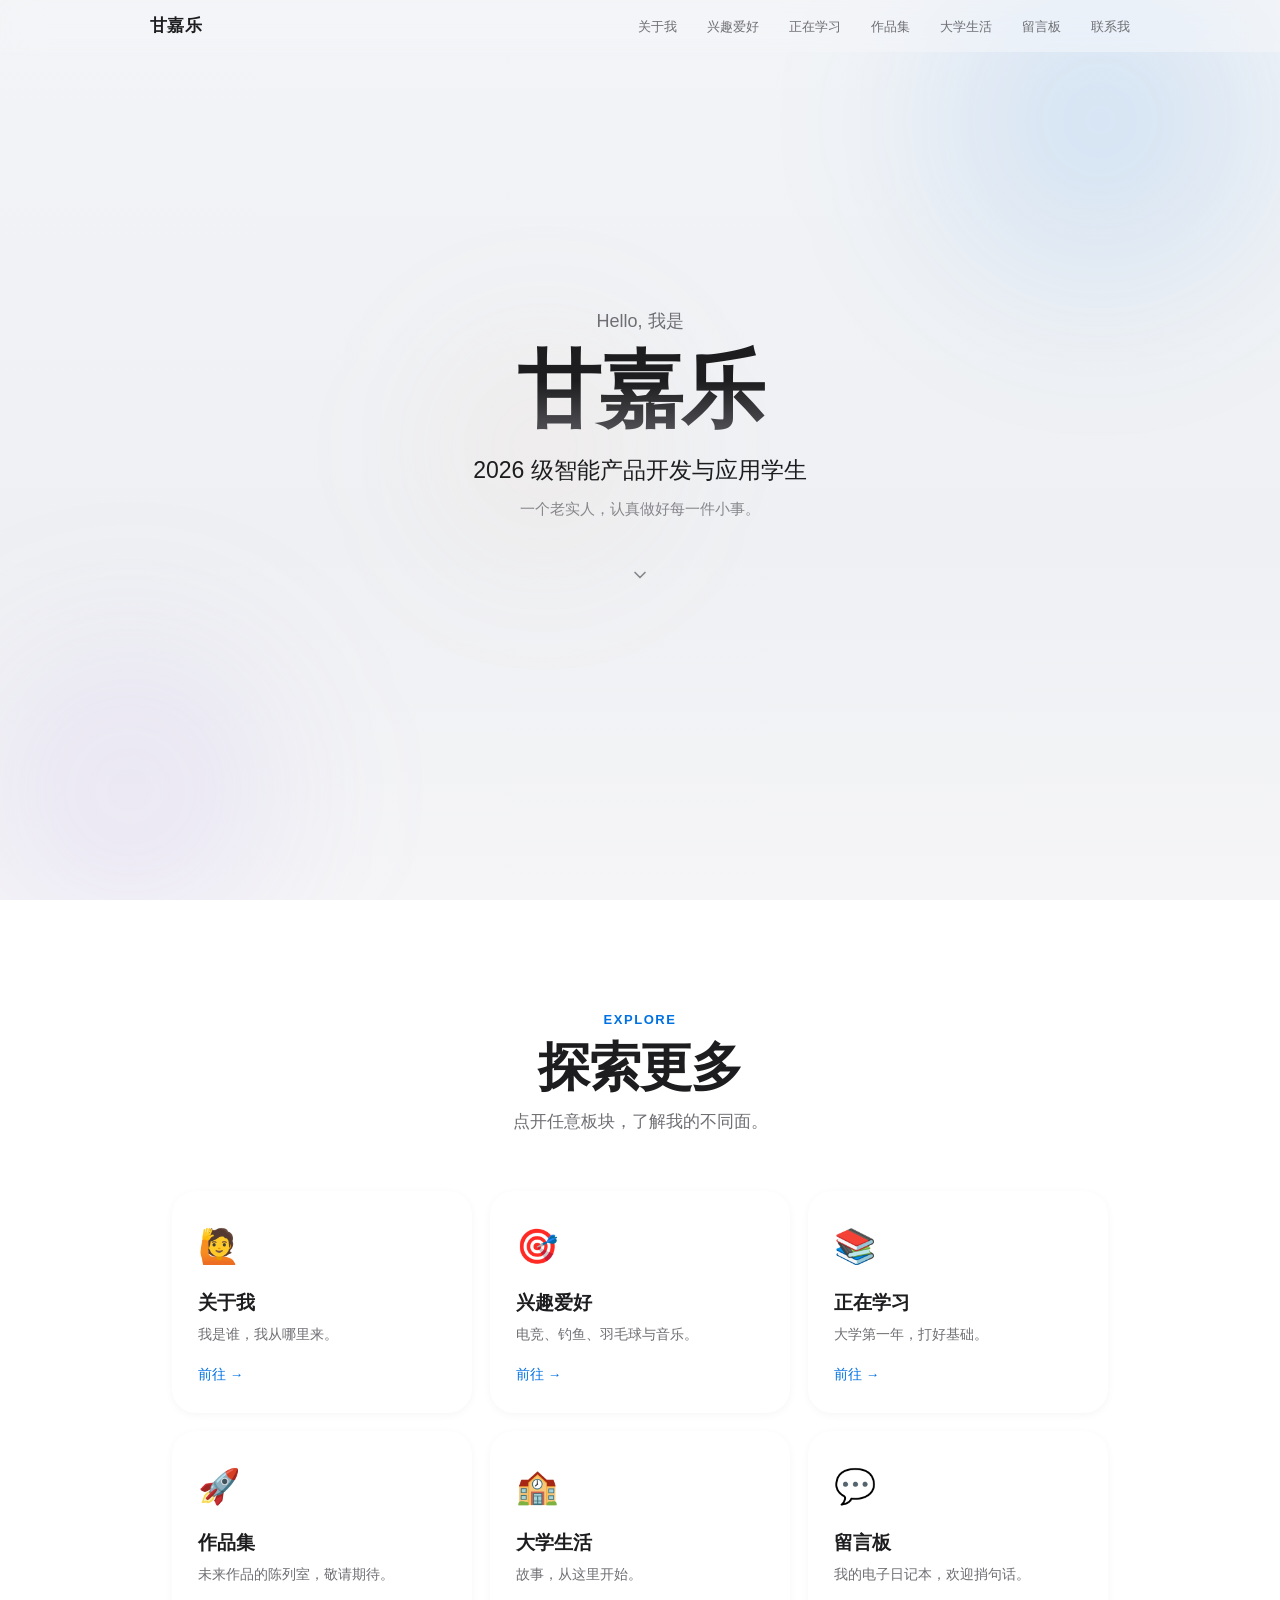
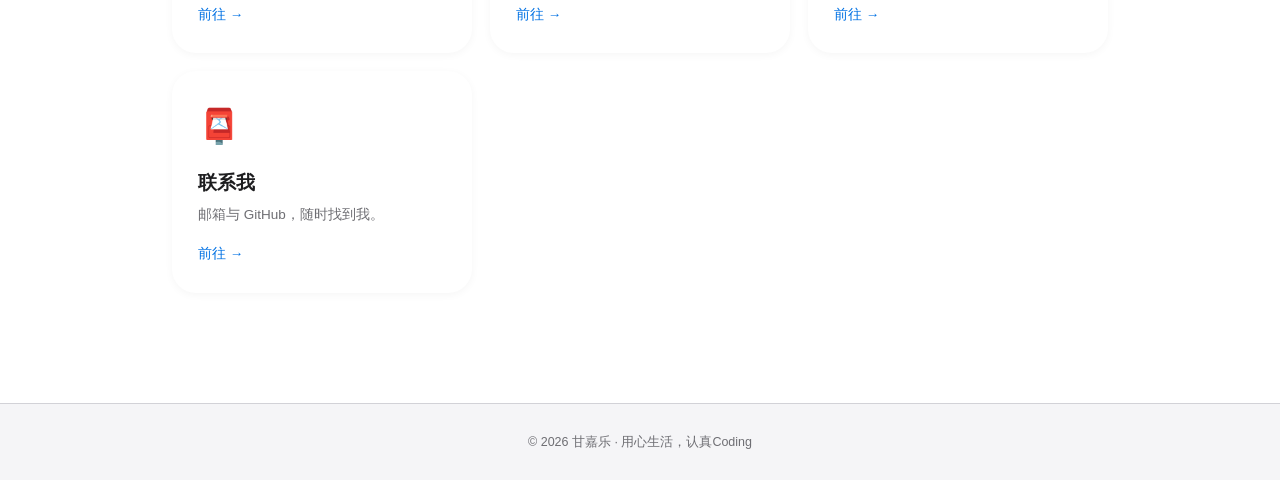
<file: index.html>
<!DOCTYPE html>
<html lang="zh-CN">
<head>
  <meta charset="UTF-8" />
  <meta name="viewport" content="width=device-width, initial-scale=1.0" />
  <meta name="description" content="甘嘉乐的个人网站 —— 2026级智能产品开发与应用学生" />
  <title>甘嘉乐 · 个人主页</title>
  <link rel="stylesheet" href="style.css" />
</head>
<body>

  <!-- 顶部导航：毛玻璃效果 -->
  <nav class="navbar" id="navbar">
    <div class="nav-inner">
      <a href="index.html" class="nav-logo">甘嘉乐</a>
      <ul class="nav-links">
        <li><a href="about.html" data-nav="about">关于我</a></li>
        <li><a href="hobbies.html" data-nav="hobbies">兴趣爱好</a></li>
        <li><a href="learning.html" data-nav="learning">正在学习</a></li>
        <li><a href="portfolio.html" data-nav="portfolio">作品集</a></li>
        <li><a href="college.html" data-nav="college">大学生活</a></li>
        <li><a href="message.html" data-nav="message">留言板</a></li>
        <li><a href="contact.html" data-nav="contact">联系我</a></li>
      </ul>
      <!-- 手机端菜单按钮 -->
      <button class="nav-toggle" id="navToggle" aria-label="打开菜单">
        <span></span><span></span>
      </button>
    </div>
  </nav>

  <!-- 首屏：开场（浅灰背景 + 流动光斑 + 鼠标视差） -->
  <header class="hero" id="hero">
    <div class="hero-orb hero-orb-1" data-parallax="34" aria-hidden="true"></div>
    <div class="hero-orb hero-orb-2" data-parallax="-26" aria-hidden="true"></div>
    <div class="hero-orb hero-orb-3" data-parallax="18" aria-hidden="true"></div>
    <div class="hero-parallax" data-parallax="8">
      <div class="hero-content">
        <p class="hero-eyebrow">Hello, 我是</p>
        <h1 class="hero-title">甘嘉乐</h1>
        <p class="hero-subtitle">
          2026 级智能产品开发与应用学生
        </p>
        <p class="hero-tagline">一个老实人，认真做好每一件小事。</p>
        <a href="#explore" class="hero-arrow" aria-label="向下滚动">
          <svg width="20" height="20" viewBox="0 0 24 24" fill="none" stroke="currentColor" stroke-width="2" stroke-linecap="round" stroke-linejoin="round">
            <polyline points="6 9 12 15 18 9"></polyline>
          </svg>
        </a>
      </div>
    </div>
  </header>

  <main>

    <!-- 板块入口 -->
    <section class="section section-light" id="explore">
      <div class="container">
        <div class="section-head reveal">
          <p class="section-eyebrow">Explore</p>
          <h2 class="section-title">探索更多</h2>
          <p class="section-desc">点开任意板块，了解我的不同面。</p>
        </div>
        <div class="tile-grid">
          <a class="tile reveal" href="about.html">
            <span class="tile-emoji">🙋</span>
            <h3>关于我</h3>
            <p>我是谁，我从哪里来。</p>
            <span class="tile-arrow">前往 →</span>
          </a>
          <a class="tile reveal" href="hobbies.html">
            <span class="tile-emoji">🎯</span>
            <h3>兴趣爱好</h3>
            <p>电竞、钓鱼、羽毛球与音乐。</p>
            <span class="tile-arrow">前往 →</span>
          </a>
          <a class="tile reveal" href="learning.html">
            <span class="tile-emoji">📚</span>
            <h3>正在学习</h3>
            <p>大学第一年，打好基础。</p>
            <span class="tile-arrow">前往 →</span>
          </a>
          <a class="tile reveal" href="portfolio.html">
            <span class="tile-emoji">🚀</span>
            <h3>作品集</h3>
            <p>未来作品的陈列室，敬请期待。</p>
            <span class="tile-arrow">前往 →</span>
          </a>
          <a class="tile reveal" href="college.html">
            <span class="tile-emoji">🏫</span>
            <h3>大学生活</h3>
            <p>故事，从这里开始。</p>
            <span class="tile-arrow">前往 →</span>
          </a>
          <a class="tile reveal" href="message.html">
            <span class="tile-emoji">💬</span>
            <h3>留言板</h3>
            <p>我的电子日记本，欢迎捎句话。</p>
            <span class="tile-arrow">前往 →</span>
          </a>
          <a class="tile reveal" href="contact.html">
            <span class="tile-emoji">📮</span>
            <h3>联系我</h3>
            <p>邮箱与 GitHub，随时找到我。</p>
            <span class="tile-arrow">前往 →</span>
          </a>
        </div>
      </div>
    </section>

  </main>

  <footer class="footer">
    <p>© 2026 甘嘉乐 · 用心生活，认真Coding</p>
  </footer>

  <script src="script.js"></script>
</body>
</html>
</file>
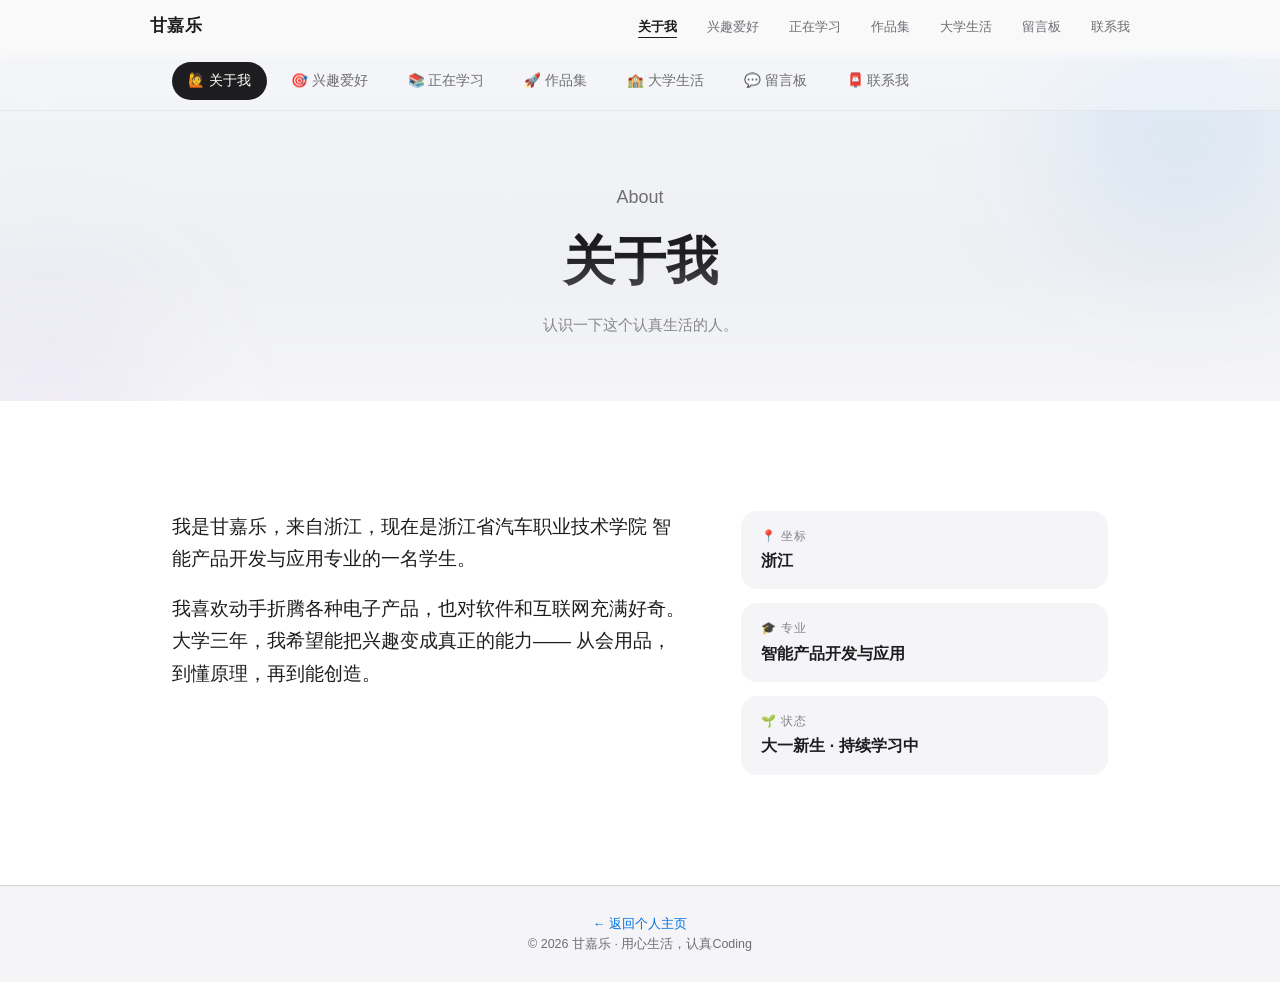
<file: about.html>
<!DOCTYPE html>
<html lang="zh-CN">
<head>
  <meta charset="UTF-8" />
  <meta name="viewport" content="width=device-width, initial-scale=1.0" />
  <meta name="description" content="关于甘嘉乐 —— 浙江省汽车职业技术学院智能产品开发与应用专业学生" />
  <title>关于我 · 甘嘉乐</title>
  <link rel="stylesheet" href="style.css" />
</head>
<body data-page="about">

  <nav class="navbar" id="navbar">
    <div class="nav-inner">
      <a href="index.html" class="nav-logo">甘嘉乐</a>
      <ul class="nav-links">
        <li><a href="about.html" data-nav="about">关于我</a></li>
        <li><a href="hobbies.html" data-nav="hobbies">兴趣爱好</a></li>
        <li><a href="learning.html" data-nav="learning">正在学习</a></li>
        <li><a href="portfolio.html" data-nav="portfolio">作品集</a></li>
        <li><a href="college.html" data-nav="college">大学生活</a></li>
        <li><a href="message.html" data-nav="message">留言板</a></li>
        <li><a href="contact.html" data-nav="contact">联系我</a></li>
      </ul>
      <button class="nav-toggle" id="navToggle" aria-label="打开菜单">
        <span></span><span></span>
      </button>
    </div>
  </nav>

  <!-- 快捷传送条 -->
  <div class="subnav">
    <nav class="subnav-inner">
      <a href="about.html" data-nav="about">🙋 关于我</a>
      <a href="hobbies.html" data-nav="hobbies">🎯 兴趣爱好</a>
      <a href="learning.html" data-nav="learning">📚 正在学习</a>
      <a href="portfolio.html" data-nav="portfolio">🚀 作品集</a>
      <a href="college.html" data-nav="college">🏫 大学生活</a>
      <a href="message.html" data-nav="message">💬 留言板</a>
      <a href="contact.html" data-nav="contact">📮 联系我</a>
    </nav>
  </div>

  <header class="page-hero">
    <div class="hero-orb hero-orb-1" data-parallax="26" aria-hidden="true"></div>
    <div class="hero-orb hero-orb-2" data-parallax="-20" aria-hidden="true"></div>
    <div class="hero-parallax" data-parallax="6">
      <div class="hero-content">
        <p class="hero-eyebrow">About</p>
        <h1 class="page-title">关于我</h1>
        <p class="hero-tagline">认识一下这个认真生活的人。</p>
      </div>
    </div>
  </header>

  <main>
    <section class="section section-light">
      <div class="container">
        <div class="about-grid">
          <div class="reveal">
            <p class="about-text">
              我是甘嘉乐，来自浙江，现在是浙江省汽车职业技术学院
              智能产品开发与应用专业的一名学生。
            </p>
            <p class="about-text">
              我喜欢动手折腾各种电子产品，也对软件和互联网充满好奇。
              大学三年，我希望能把兴趣变成真正的能力——
              从会用品，到懂原理，再到能创造。
            </p>
          </div>
          <div class="about-facts reveal">
            <div class="fact">
              <span class="fact-label">📍 坐标</span>
              <span class="fact-value">浙江</span>
            </div>
            <div class="fact">
              <span class="fact-label">🎓 专业</span>
              <span class="fact-value">智能产品开发与应用</span>
            </div>
            <div class="fact">
              <span class="fact-label">🌱 状态</span>
              <span class="fact-value">大一新生 · 持续学习中</span>
            </div>
          </div>
        </div>
      </div>
    </section>
  </main>

  <footer class="footer">
    <p><a href="index.html" class="footer-link">← 返回个人主页</a></p>
    <p>© 2026 甘嘉乐 · 用心生活，认真Coding</p>
  </footer>

  <script src="script.js"></script>
</body>
</html>
</file>
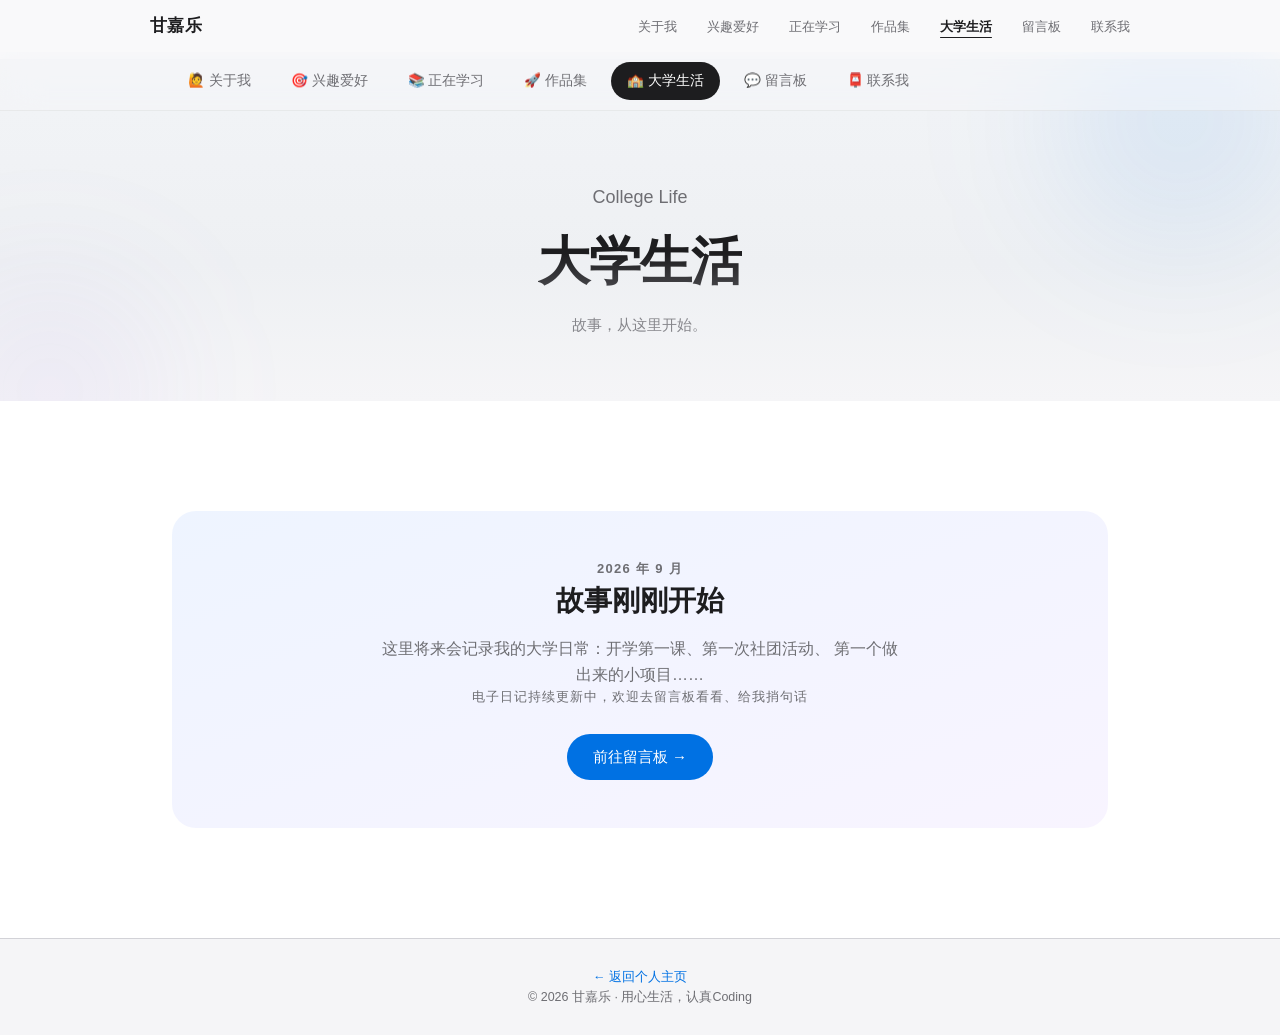
<file: college.html>
<!DOCTYPE html>
<html lang="zh-CN">
<head>
  <meta charset="UTF-8" />
  <meta name="viewport" content="width=device-width, initial-scale=1.0" />
  <meta name="description" content="甘嘉乐的大学生活 —— 故事从这里开始" />
  <title>大学生活 · 甘嘉乐</title>
  <link rel="stylesheet" href="style.css" />
</head>
<body data-page="college">

  <nav class="navbar" id="navbar">
    <div class="nav-inner">
      <a href="index.html" class="nav-logo">甘嘉乐</a>
      <ul class="nav-links">
        <li><a href="about.html" data-nav="about">关于我</a></li>
        <li><a href="hobbies.html" data-nav="hobbies">兴趣爱好</a></li>
        <li><a href="learning.html" data-nav="learning">正在学习</a></li>
        <li><a href="portfolio.html" data-nav="portfolio">作品集</a></li>
        <li><a href="college.html" data-nav="college">大学生活</a></li>
        <li><a href="message.html" data-nav="message">留言板</a></li>
        <li><a href="contact.html" data-nav="contact">联系我</a></li>
      </ul>
      <button class="nav-toggle" id="navToggle" aria-label="打开菜单">
        <span></span><span></span>
      </button>
    </div>
  </nav>

  <!-- 快捷传送条 -->
  <div class="subnav">
    <nav class="subnav-inner">
      <a href="about.html" data-nav="about">🙋 关于我</a>
      <a href="hobbies.html" data-nav="hobbies">🎯 兴趣爱好</a>
      <a href="learning.html" data-nav="learning">📚 正在学习</a>
      <a href="portfolio.html" data-nav="portfolio">🚀 作品集</a>
      <a href="college.html" data-nav="college">🏫 大学生活</a>
      <a href="message.html" data-nav="message">💬 留言板</a>
      <a href="contact.html" data-nav="contact">📮 联系我</a>
    </nav>
  </div>

  <header class="page-hero">
    <div class="hero-orb hero-orb-1" data-parallax="26" aria-hidden="true"></div>
    <div class="hero-orb hero-orb-2" data-parallax="-20" aria-hidden="true"></div>
    <div class="hero-parallax" data-parallax="6">
      <div class="hero-content">
        <p class="hero-eyebrow">College Life</p>
        <h1 class="page-title">大学生活</h1>
        <p class="hero-tagline">故事，从这里开始。</p>
      </div>
    </div>
  </header>

  <main>
    <section class="section section-light">
      <div class="container">
        <div class="college-card reveal">
          <p class="college-date">2026 年 9 月</p>
          <h3>故事刚刚开始</h3>
          <p>
            这里将来会记录我的大学日常：开学第一课、第一次社团活动、
            第一个做出来的小项目……
          </p>
          <p class="college-note">电子日记持续更新中，欢迎去留言板看看、给我捎句话</p>
          <a class="btn-pill" href="message.html">前往留言板 →</a>
        </div>
      </div>
    </section>
  </main>

  <footer class="footer">
    <p><a href="index.html" class="footer-link">← 返回个人主页</a></p>
    <p>© 2026 甘嘉乐 · 用心生活，认真Coding</p>
  </footer>

  <script src="script.js"></script>
</body>
</html>
</file>
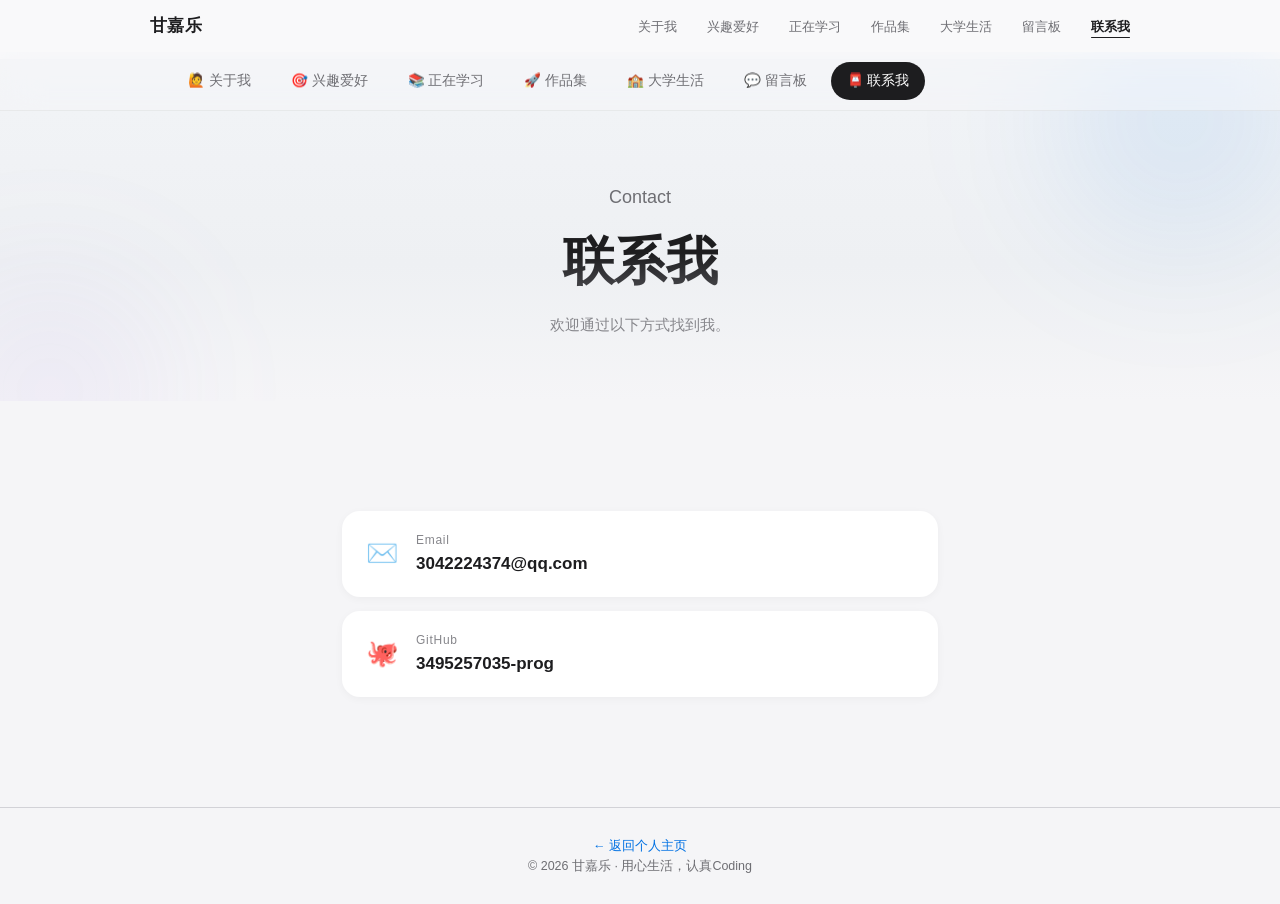
<file: contact.html>
<!DOCTYPE html>
<html lang="zh-CN">
<head>
  <meta charset="UTF-8" />
  <meta name="viewport" content="width=device-width, initial-scale=1.0" />
  <meta name="description" content="联系甘嘉乐 —— 邮箱与 GitHub" />
  <title>联系我 · 甘嘉乐</title>
  <link rel="stylesheet" href="style.css" />
</head>
<body data-page="contact">

  <nav class="navbar" id="navbar">
    <div class="nav-inner">
      <a href="index.html" class="nav-logo">甘嘉乐</a>
      <ul class="nav-links">
        <li><a href="about.html" data-nav="about">关于我</a></li>
        <li><a href="hobbies.html" data-nav="hobbies">兴趣爱好</a></li>
        <li><a href="learning.html" data-nav="learning">正在学习</a></li>
        <li><a href="portfolio.html" data-nav="portfolio">作品集</a></li>
        <li><a href="college.html" data-nav="college">大学生活</a></li>
        <li><a href="message.html" data-nav="message">留言板</a></li>
        <li><a href="contact.html" data-nav="contact">联系我</a></li>
      </ul>
      <button class="nav-toggle" id="navToggle" aria-label="打开菜单">
        <span></span><span></span>
      </button>
    </div>
  </nav>

  <!-- 快捷传送条 -->
  <div class="subnav">
    <nav class="subnav-inner">
      <a href="about.html" data-nav="about">🙋 关于我</a>
      <a href="hobbies.html" data-nav="hobbies">🎯 兴趣爱好</a>
      <a href="learning.html" data-nav="learning">📚 正在学习</a>
      <a href="portfolio.html" data-nav="portfolio">🚀 作品集</a>
      <a href="college.html" data-nav="college">🏫 大学生活</a>
      <a href="message.html" data-nav="message">💬 留言板</a>
      <a href="contact.html" data-nav="contact">📮 联系我</a>
    </nav>
  </div>

  <header class="page-hero">
    <div class="hero-orb hero-orb-1" data-parallax="26" aria-hidden="true"></div>
    <div class="hero-orb hero-orb-2" data-parallax="-20" aria-hidden="true"></div>
    <div class="hero-parallax" data-parallax="6">
      <div class="hero-content">
        <p class="hero-eyebrow">Contact</p>
        <h1 class="page-title">联系我</h1>
        <p class="hero-tagline">欢迎通过以下方式找到我。</p>
      </div>
    </div>
  </header>

  <main>
    <section class="section section-gray">
      <div class="container container-narrow">
        <div class="contact-list">
          <a class="contact-item reveal" href="mailto:3042224374@qq.com">
            <span class="contact-icon">✉️</span>
            <div>
              <span class="contact-label">Email</span>
              <span class="contact-value">3042224374@qq.com</span>
            </div>
          </a>
          <a class="contact-item reveal" href="https://github.com/3495257035-prog" target="_blank" rel="noopener">
            <span class="contact-icon">🐙</span>
            <div>
              <span class="contact-label">GitHub</span>
              <span class="contact-value">3495257035-prog</span>
            </div>
          </a>
        </div>
      </div>
    </section>
  </main>

  <footer class="footer">
    <p><a href="index.html" class="footer-link">← 返回个人主页</a></p>
    <p>© 2026 甘嘉乐 · 用心生活，认真Coding</p>
  </footer>

  <script src="script.js"></script>
</body>
</html>
</file>
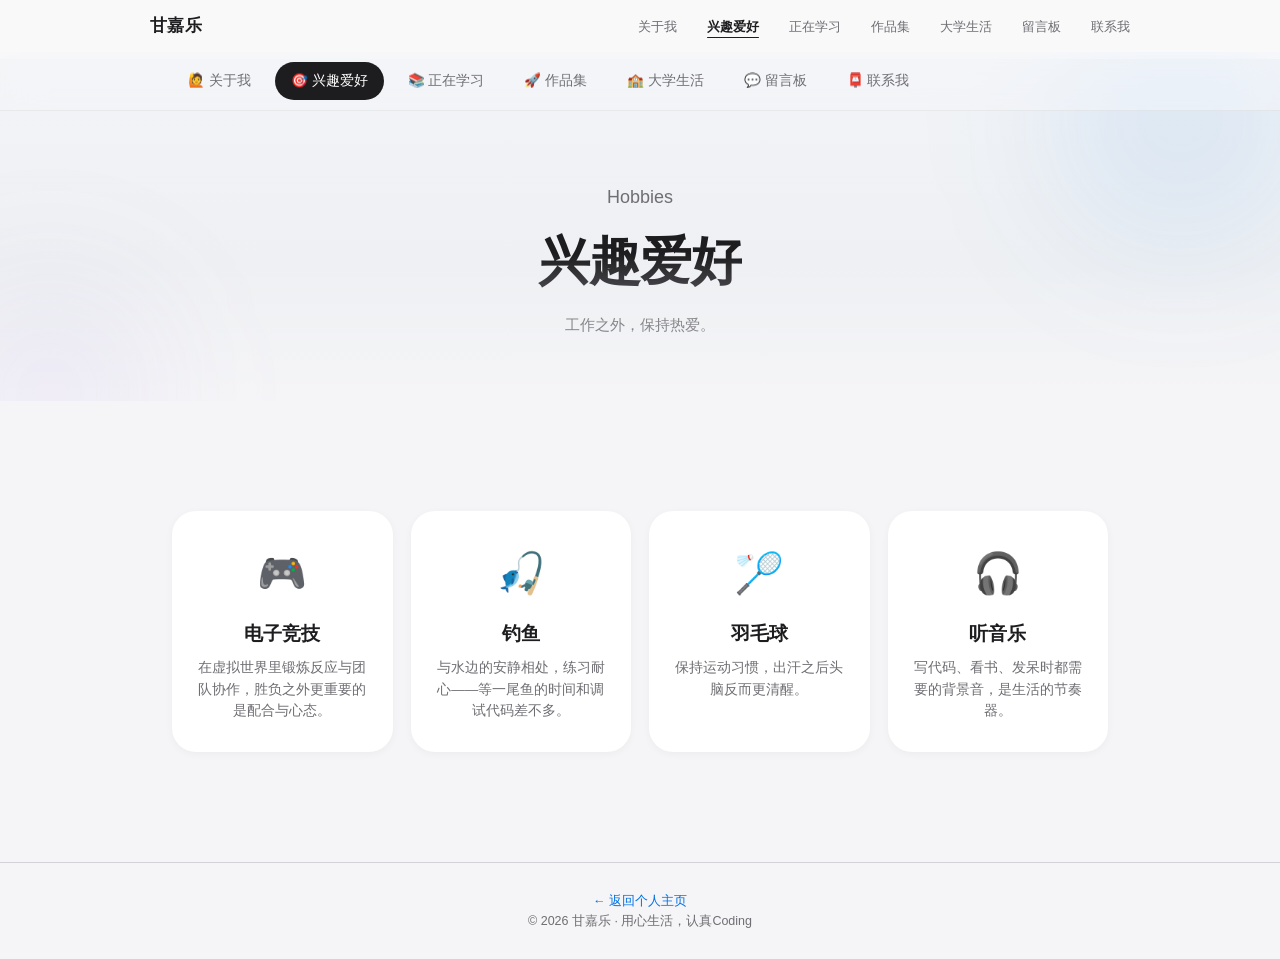
<file: hobbies.html>
<!DOCTYPE html>
<html lang="zh-CN">
<head>
  <meta charset="UTF-8" />
  <meta name="viewport" content="width=device-width, initial-scale=1.0" />
  <meta name="description" content="甘嘉乐的兴趣爱好 —— 电子竞技、钓鱼、羽毛球、听音乐" />
  <title>兴趣爱好 · 甘嘉乐</title>
  <link rel="stylesheet" href="style.css" />
</head>
<body data-page="hobbies">

  <nav class="navbar" id="navbar">
    <div class="nav-inner">
      <a href="index.html" class="nav-logo">甘嘉乐</a>
      <ul class="nav-links">
        <li><a href="about.html" data-nav="about">关于我</a></li>
        <li><a href="hobbies.html" data-nav="hobbies">兴趣爱好</a></li>
        <li><a href="learning.html" data-nav="learning">正在学习</a></li>
        <li><a href="portfolio.html" data-nav="portfolio">作品集</a></li>
        <li><a href="college.html" data-nav="college">大学生活</a></li>
        <li><a href="message.html" data-nav="message">留言板</a></li>
        <li><a href="contact.html" data-nav="contact">联系我</a></li>
      </ul>
      <button class="nav-toggle" id="navToggle" aria-label="打开菜单">
        <span></span><span></span>
      </button>
    </div>
  </nav>

  <!-- 快捷传送条 -->
  <div class="subnav">
    <nav class="subnav-inner">
      <a href="about.html" data-nav="about">🙋 关于我</a>
      <a href="hobbies.html" data-nav="hobbies">🎯 兴趣爱好</a>
      <a href="learning.html" data-nav="learning">📚 正在学习</a>
      <a href="portfolio.html" data-nav="portfolio">🚀 作品集</a>
      <a href="college.html" data-nav="college">🏫 大学生活</a>
      <a href="message.html" data-nav="message">💬 留言板</a>
      <a href="contact.html" data-nav="contact">📮 联系我</a>
    </nav>
  </div>

  <header class="page-hero">
    <div class="hero-orb hero-orb-1" data-parallax="26" aria-hidden="true"></div>
    <div class="hero-orb hero-orb-2" data-parallax="-20" aria-hidden="true"></div>
    <div class="hero-parallax" data-parallax="6">
      <div class="hero-content">
        <p class="hero-eyebrow">Hobbies</p>
        <h1 class="page-title">兴趣爱好</h1>
        <p class="hero-tagline">工作之外，保持热爱。</p>
      </div>
    </div>
  </header>

  <main>
    <section class="section section-gray">
      <div class="container">
        <div class="hobby-grid">
          <div class="hobby-card reveal">
            <span class="hobby-icon">🎮</span>
            <h3>电子竞技</h3>
            <p>在虚拟世界里锻炼反应与团队协作，胜负之外更重要的是配合与心态。</p>
          </div>
          <div class="hobby-card reveal">
            <span class="hobby-icon">🎣</span>
            <h3>钓鱼</h3>
            <p>与水边的安静相处，练习耐心——等一尾鱼的时间和调试代码差不多。</p>
          </div>
          <div class="hobby-card reveal">
            <span class="hobby-icon">🏸</span>
            <h3>羽毛球</h3>
            <p>保持运动习惯，出汗之后头脑反而更清醒。</p>
          </div>
          <div class="hobby-card reveal">
            <span class="hobby-icon">🎧</span>
            <h3>听音乐</h3>
            <p>写代码、看书、发呆时都需要的背景音，是生活的节奏器。</p>
          </div>
        </div>
      </div>
    </section>
  </main>

  <footer class="footer">
    <p><a href="index.html" class="footer-link">← 返回个人主页</a></p>
    <p>© 2026 甘嘉乐 · 用心生活，认真Coding</p>
  </footer>

  <script src="script.js"></script>
</body>
</html>
</file>
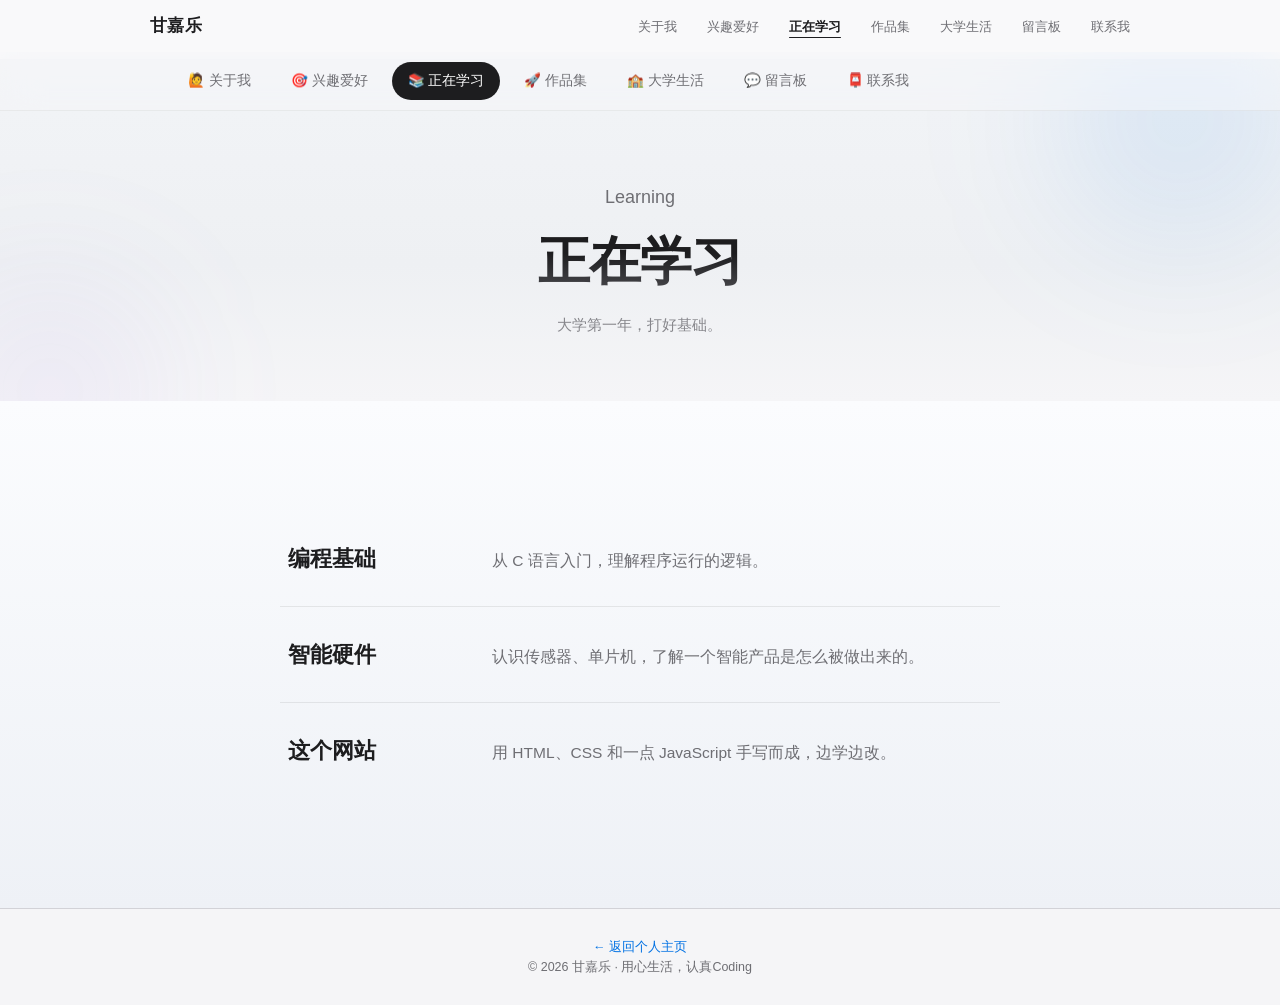
<file: learning.html>
<!DOCTYPE html>
<html lang="zh-CN">
<head>
  <meta charset="UTF-8" />
  <meta name="viewport" content="width=device-width, initial-scale=1.0" />
  <meta name="description" content="甘嘉乐正在学习的内容 —— 编程基础、智能硬件与这个网站" />
  <title>正在学习 · 甘嘉乐</title>
  <link rel="stylesheet" href="style.css" />
</head>
<body data-page="learning">

  <nav class="navbar" id="navbar">
    <div class="nav-inner">
      <a href="index.html" class="nav-logo">甘嘉乐</a>
      <ul class="nav-links">
        <li><a href="about.html" data-nav="about">关于我</a></li>
        <li><a href="hobbies.html" data-nav="hobbies">兴趣爱好</a></li>
        <li><a href="learning.html" data-nav="learning">正在学习</a></li>
        <li><a href="portfolio.html" data-nav="portfolio">作品集</a></li>
        <li><a href="college.html" data-nav="college">大学生活</a></li>
        <li><a href="message.html" data-nav="message">留言板</a></li>
        <li><a href="contact.html" data-nav="contact">联系我</a></li>
      </ul>
      <button class="nav-toggle" id="navToggle" aria-label="打开菜单">
        <span></span><span></span>
      </button>
    </div>
  </nav>

  <!-- 快捷传送条 -->
  <div class="subnav">
    <nav class="subnav-inner">
      <a href="about.html" data-nav="about">🙋 关于我</a>
      <a href="hobbies.html" data-nav="hobbies">🎯 兴趣爱好</a>
      <a href="learning.html" data-nav="learning">📚 正在学习</a>
      <a href="portfolio.html" data-nav="portfolio">🚀 作品集</a>
      <a href="college.html" data-nav="college">🏫 大学生活</a>
      <a href="message.html" data-nav="message">💬 留言板</a>
      <a href="contact.html" data-nav="contact">📮 联系我</a>
    </nav>
  </div>

  <header class="page-hero">
    <div class="hero-orb hero-orb-1" data-parallax="26" aria-hidden="true"></div>
    <div class="hero-orb hero-orb-2" data-parallax="-20" aria-hidden="true"></div>
    <div class="hero-parallax" data-parallax="6">
      <div class="hero-content">
        <p class="hero-eyebrow">Learning</p>
        <h1 class="page-title">正在学习</h1>
        <p class="hero-tagline">大学第一年，打好基础。</p>
      </div>
    </div>
  </header>

  <main>
    <section class="section section-tint">
      <div class="container">
        <div class="learning-list">
          <div class="learning-item reveal">
            <h3>编程基础</h3>
            <p>从 C 语言入门，理解程序运行的逻辑。</p>
          </div>
          <div class="learning-item reveal">
            <h3>智能硬件</h3>
            <p>认识传感器、单片机，了解一个智能产品是怎么被做出来的。</p>
          </div>
          <div class="learning-item reveal">
            <h3>这个网站</h3>
            <p>用 HTML、CSS 和一点 JavaScript 手写而成，边学边改。</p>
          </div>
        </div>
      </div>
    </section>
  </main>

  <footer class="footer">
    <p><a href="index.html" class="footer-link">← 返回个人主页</a></p>
    <p>© 2026 甘嘉乐 · 用心生活，认真Coding</p>
  </footer>

  <script src="script.js"></script>
</body>
</html>
</file>
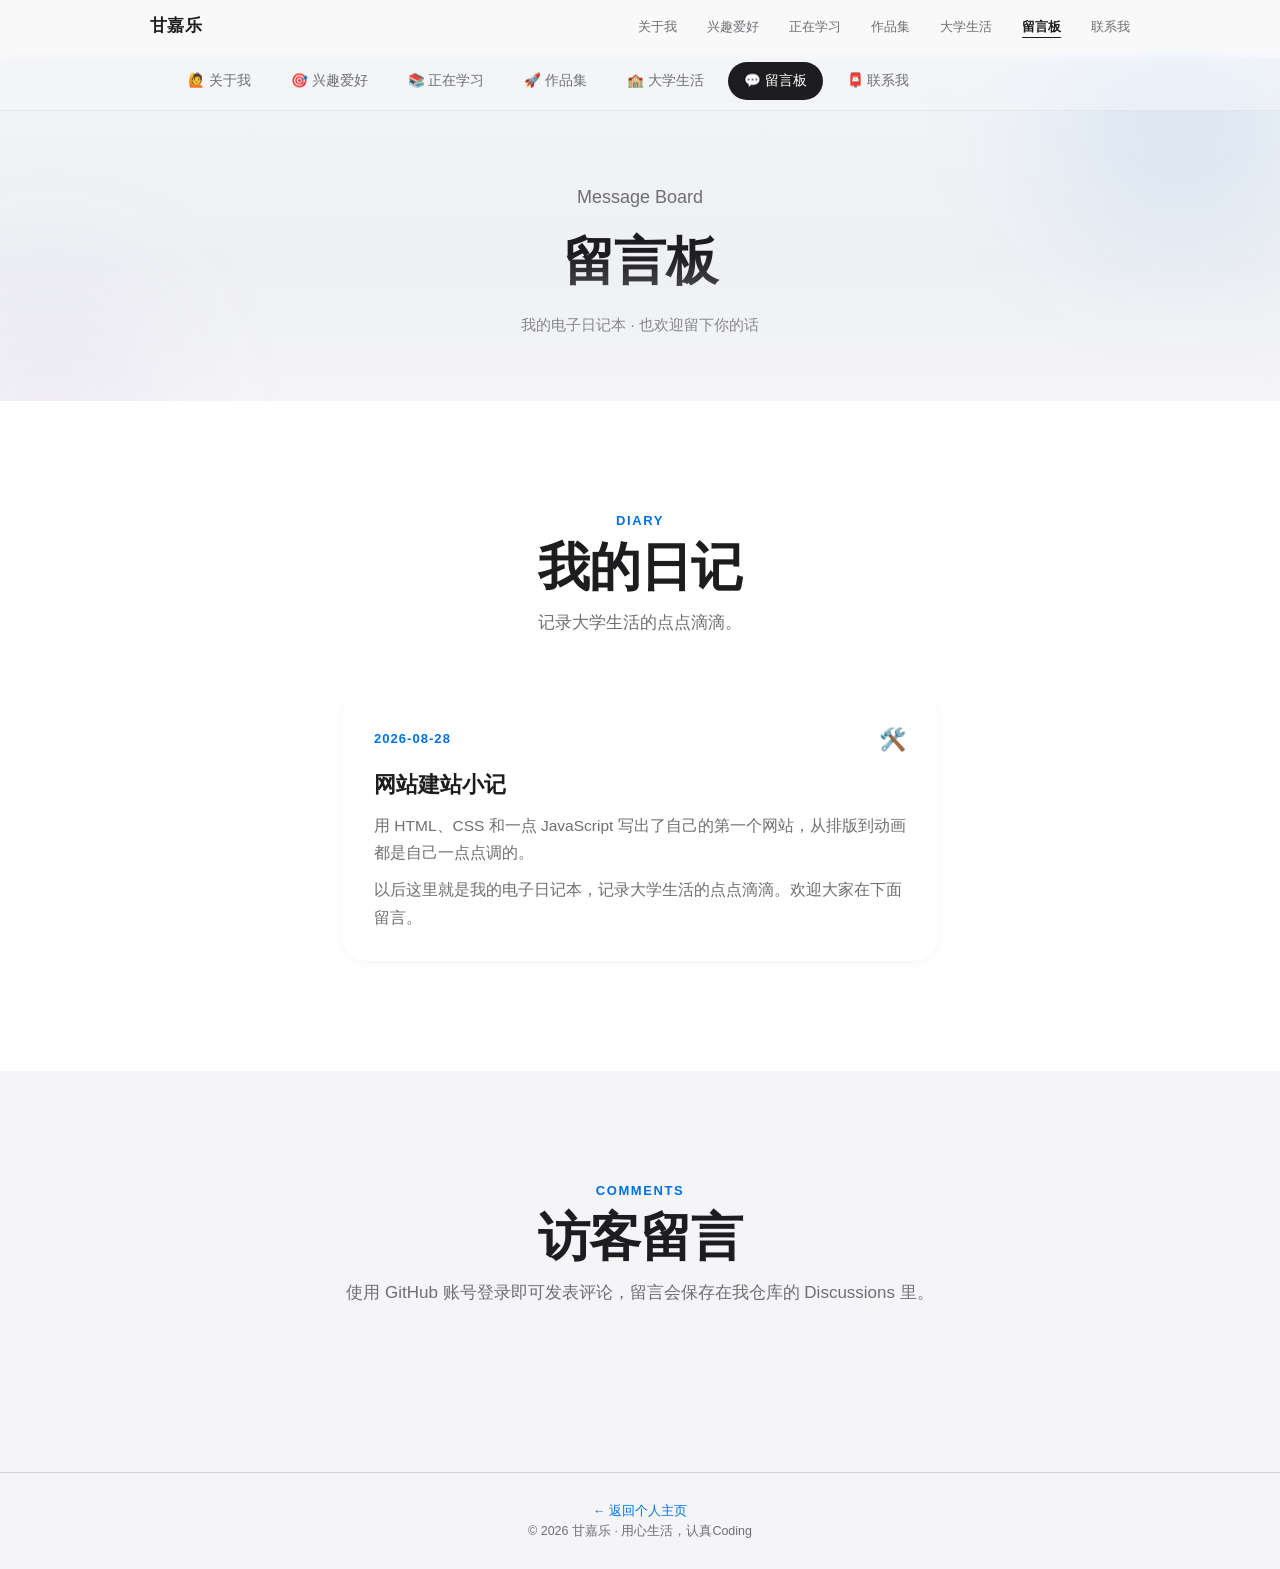
<file: message.html>
<!DOCTYPE html>
<html lang="zh-CN">
<head>
  <meta charset="UTF-8" />
  <meta name="viewport" content="width=device-width, initial-scale=1.0" />
  <meta name="description" content="甘嘉乐的留言板 —— 电子日记与访客留言" />
  <title>留言板 · 甘嘉乐</title>
  <link rel="stylesheet" href="style.css" />
</head>
<body data-page="message">

  <nav class="navbar" id="navbar">
    <div class="nav-inner">
      <a href="index.html" class="nav-logo">甘嘉乐</a>
      <ul class="nav-links">
        <li><a href="about.html" data-nav="about">关于我</a></li>
        <li><a href="hobbies.html" data-nav="hobbies">兴趣爱好</a></li>
        <li><a href="learning.html" data-nav="learning">正在学习</a></li>
        <li><a href="portfolio.html" data-nav="portfolio">作品集</a></li>
        <li><a href="college.html" data-nav="college">大学生活</a></li>
        <li><a href="message.html" data-nav="message">留言板</a></li>
        <li><a href="contact.html" data-nav="contact">联系我</a></li>
      </ul>
      <!-- 手机端菜单按钮 -->
      <button class="nav-toggle" id="navToggle" aria-label="打开菜单">
        <span></span><span></span>
      </button>
    </div>
  </nav>

  <!-- 快捷传送条 -->
  <div class="subnav">
    <nav class="subnav-inner">
      <a href="about.html" data-nav="about">🙋 关于我</a>
      <a href="hobbies.html" data-nav="hobbies">🎯 兴趣爱好</a>
      <a href="learning.html" data-nav="learning">📚 正在学习</a>
      <a href="portfolio.html" data-nav="portfolio">🚀 作品集</a>
      <a href="college.html" data-nav="college">🏫 大学生活</a>
      <a href="message.html" data-nav="message">💬 留言板</a>
      <a href="contact.html" data-nav="contact">📮 联系我</a>
    </nav>
  </div>

  <!-- 页面标题区（紧凑版首屏） -->
  <header class="page-hero">
    <div class="hero-orb hero-orb-1" data-parallax="26" aria-hidden="true"></div>
    <div class="hero-orb hero-orb-2" data-parallax="-20" aria-hidden="true"></div>
    <div class="hero-parallax" data-parallax="6">
      <div class="hero-content">
        <p class="hero-eyebrow">Message Board</p>
        <h1 class="page-title">留言板</h1>
        <p class="hero-tagline">我的电子日记本 · 也欢迎留下你的话</p>
      </div>
    </div>
  </header>

  <main>

    <!-- 电子日记 -->
    <section class="section section-light" id="diary">
      <div class="container container-narrow">
        <div class="section-head reveal">
          <p class="section-eyebrow">Diary</p>
          <h2 class="section-title">我的日记</h2>
          <p class="section-desc">记录大学生活的点点滴滴。</p>
        </div>
        <div class="diary-list" id="diaryList">
          <!-- diary.js 中的日记会自动渲染到这里 -->
        </div>
      </div>
    </section>

    <!-- 访客留言 -->
    <section class="section section-gray" id="comments">
      <div class="container container-narrow">
        <div class="section-head reveal">
          <p class="section-eyebrow">Comments</p>
          <h2 class="section-title">访客留言</h2>
          <p class="section-desc">
            使用 GitHub 账号登录即可发表评论，留言会保存在我仓库的 Discussions 里。
          </p>
        </div>
        <div id="giscusBox" class="reveal">
          <!-- message.js 会在这里插入 giscus 评论组件 -->
        </div>
      </div>
    </section>

  </main>

  <footer class="footer">
    <p><a href="index.html" class="footer-link">← 返回个人主页</a></p>
    <p>© 2026 甘嘉乐 · 用心生活，认真Coding</p>
  </footer>

  <script src="diary.js"></script>
  <script src="message.js"></script>
  <script src="script.js"></script>
</body>
</html>
</file>
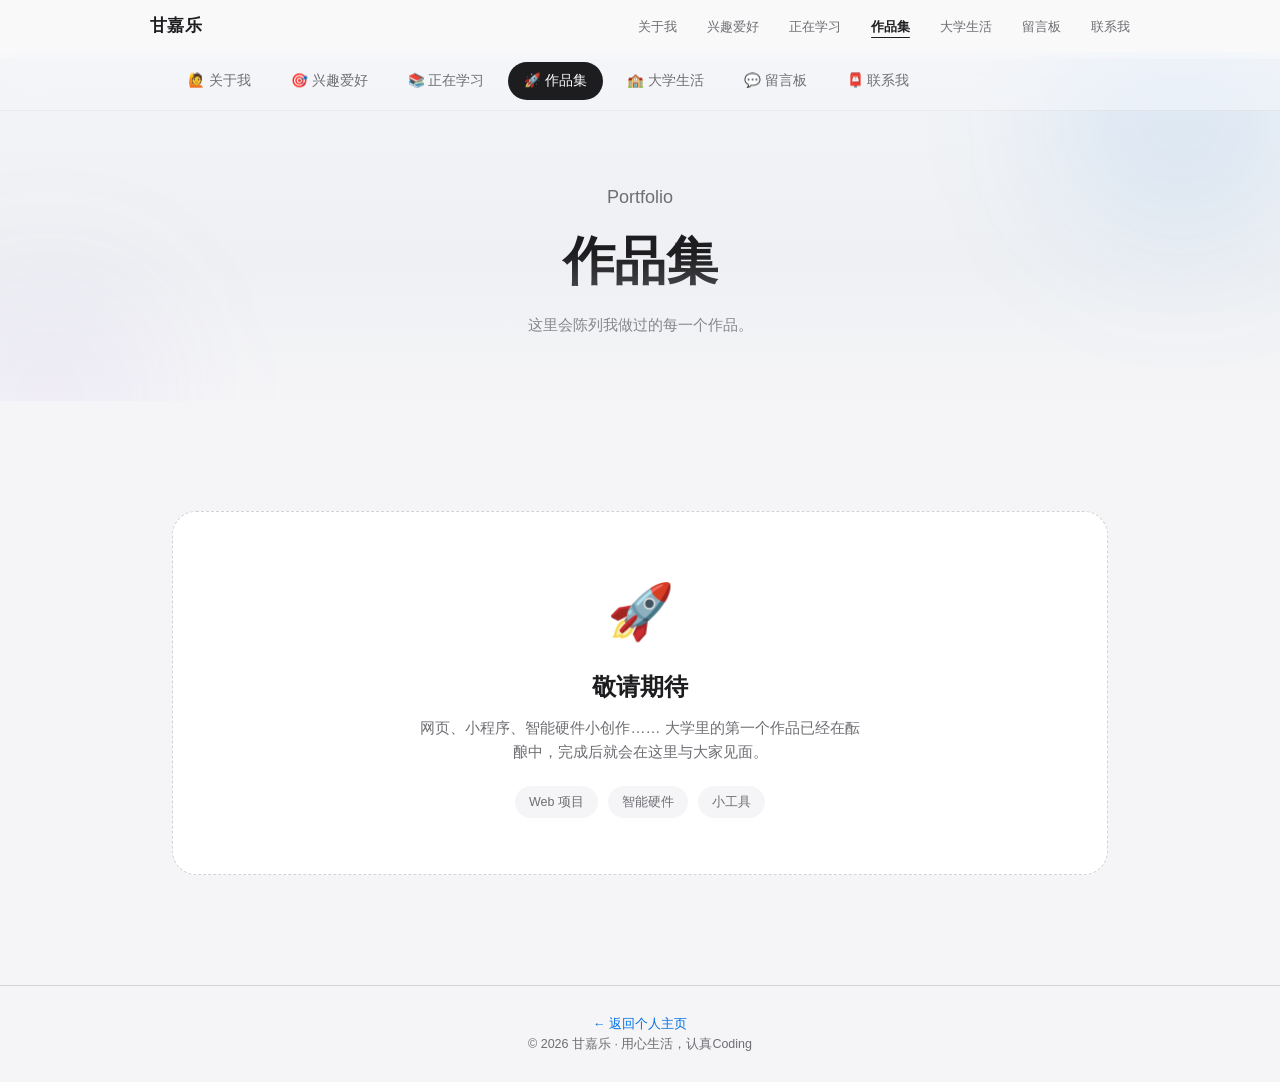
<file: portfolio.html>
<!DOCTYPE html>
<html lang="zh-CN">
<head>
  <meta charset="UTF-8" />
  <meta name="viewport" content="width=device-width, initial-scale=1.0" />
  <meta name="description" content="甘嘉乐的作品集 —— 大学作品与创作的陈列室" />
  <title>作品集 · 甘嘉乐</title>
  <link rel="stylesheet" href="style.css" />
</head>
<body data-page="portfolio">

  <nav class="navbar" id="navbar">
    <div class="nav-inner">
      <a href="index.html" class="nav-logo">甘嘉乐</a>
      <ul class="nav-links">
        <li><a href="about.html" data-nav="about">关于我</a></li>
        <li><a href="hobbies.html" data-nav="hobbies">兴趣爱好</a></li>
        <li><a href="learning.html" data-nav="learning">正在学习</a></li>
        <li><a href="portfolio.html" data-nav="portfolio">作品集</a></li>
        <li><a href="college.html" data-nav="college">大学生活</a></li>
        <li><a href="message.html" data-nav="message">留言板</a></li>
        <li><a href="contact.html" data-nav="contact">联系我</a></li>
      </ul>
      <button class="nav-toggle" id="navToggle" aria-label="打开菜单">
        <span></span><span></span>
      </button>
    </div>
  </nav>

  <!-- 快捷传送条 -->
  <div class="subnav">
    <nav class="subnav-inner">
      <a href="about.html" data-nav="about">🙋 关于我</a>
      <a href="hobbies.html" data-nav="hobbies">🎯 兴趣爱好</a>
      <a href="learning.html" data-nav="learning">📚 正在学习</a>
      <a href="portfolio.html" data-nav="portfolio">🚀 作品集</a>
      <a href="college.html" data-nav="college">🏫 大学生活</a>
      <a href="message.html" data-nav="message">💬 留言板</a>
      <a href="contact.html" data-nav="contact">📮 联系我</a>
    </nav>
  </div>

  <header class="page-hero">
    <div class="hero-orb hero-orb-1" data-parallax="26" aria-hidden="true"></div>
    <div class="hero-orb hero-orb-2" data-parallax="-20" aria-hidden="true"></div>
    <div class="hero-parallax" data-parallax="6">
      <div class="hero-content">
        <p class="hero-eyebrow">Portfolio</p>
        <h1 class="page-title">作品集</h1>
        <p class="hero-tagline">这里会陈列我做过的每一个作品。</p>
      </div>
    </div>
  </header>

  <main>
    <section class="section section-gray">
      <div class="container">
        <div class="portfolio-empty reveal">
          <span class="portfolio-icon">🚀</span>
          <h3>敬请期待</h3>
          <p>
            网页、小程序、智能硬件小创作……
            大学里的第一个作品已经在酝酿中，完成后就会在这里与大家见面。
          </p>
          <div class="portfolio-chips">
            <span>Web 项目</span>
            <span>智能硬件</span>
            <span>小工具</span>
          </div>
        </div>
      </div>
    </section>
  </main>

  <footer class="footer">
    <p><a href="index.html" class="footer-link">← 返回个人主页</a></p>
    <p>© 2026 甘嘉乐 · 用心生活，认真Coding</p>
  </footer>

  <script src="script.js"></script>
</body>
</html>
</file>
<file: style.css>
/* ============================================
   甘嘉乐 · 个人主页
   设计风格：借鉴 Apple 官网 —— 浅灰配色、大留白、
   毛玻璃导航、滚动渐入、背景光斑视差动效
   ============================================ */

/* ---------- 全局变量 ---------- */
:root {
  --color-text: #1d1d1f;
  --color-text-secondary: #6e6e73;
  --color-text-tertiary: #86868b;
  --color-bg-light: #ffffff;
  --color-bg-gray: #f5f5f7;
  --color-bg-hero: #eef0f3;
  --color-accent: #0071e3;
  --color-border: #d2d2d7;
  --radius-large: 24px;
  --nav-height: 52px;
  --font-stack: -apple-system, BlinkMacSystemFont, "SF Pro Display",
    "PingFang SC", "HarmonyOS Sans SC", "Microsoft YaHei", "Segoe UI", sans-serif;
  --ease-out-soft: cubic-bezier(0.22, 1, 0.36, 1);
}

/* ---------- 基础 ---------- */
* {
  margin: 0;
  padding: 0;
  box-sizing: border-box;
}

html {
  scroll-behavior: smooth; /* 锚点跳转丝滑滚动 */
}

body {
  font-family: var(--font-stack);
  color: var(--color-text);
  background: var(--color-bg-light);
  -webkit-font-smoothing: antialiased;
  line-height: 1.6;
}

/* 每个锚点定位时给导航留出高度 */
section[id] {
  scroll-margin-top: calc(var(--nav-height) + 12px);
}

a {
  color: inherit;
  text-decoration: none;
}

/* ---------- 导航栏（毛玻璃） ---------- */
.navbar {
  position: fixed;
  top: 0;
  left: 0;
  right: 0;
  height: var(--nav-height);
  z-index: 100;
  background: rgba(245, 245, 247, 0.6);
  -webkit-backdrop-filter: saturate(180%) blur(20px);
  backdrop-filter: saturate(180%) blur(20px);
  transition: background 0.4s ease, box-shadow 0.4s ease;
}

/* 滚动之后导航变实、加投影 */
.navbar.scrolled {
  background: rgba(255, 255, 255, 0.82);
  box-shadow: 0 1px 0 rgba(0, 0, 0, 0.08);
}

.nav-inner {
  max-width: 1024px;
  margin: 0 auto;
  height: 100%;
  padding: 0 22px;
  display: flex;
  align-items: center;
  justify-content: space-between;
}

.nav-logo {
  font-size: 17px;
  font-weight: 600;
  letter-spacing: 0.02em;
}

.nav-links {
  list-style: none;
  display: flex;
  gap: 30px;
}

.nav-links a {
  position: relative;
  font-size: 13px;
  color: var(--color-text-secondary);
  padding: 4px 0;
  transition: color 0.25s ease;
}

/* 悬停时下方滑出短横线 */
.nav-links a::after {
  content: "";
  position: absolute;
  left: 0;
  bottom: 0;
  width: 100%;
  height: 1.5px;
  border-radius: 1px;
  background: var(--color-text);
  transform: scaleX(0);
  transform-origin: right;
  transition: transform 0.35s var(--ease-out-soft);
}

.nav-links a:hover {
  color: var(--color-text);
}

.nav-links a:hover::after {
  transform: scaleX(1);
  transform-origin: left;
}

/* 手机端菜单按钮（默认隐藏） */
.nav-toggle {
  display: none;
  flex-direction: column;
  gap: 5px;
  background: none;
  border: none;
  cursor: pointer;
  padding: 8px;
}

.nav-toggle span {
  width: 20px;
  height: 1.5px;
  background: var(--color-text);
  border-radius: 2px;
  transition: transform 0.3s ease, opacity 0.3s ease;
}

/* ---------- 首屏 Hero（浅灰 + 流动光斑） ---------- */
.hero {
  position: relative;
  min-height: 100vh;
  display: flex;
  align-items: center;
  justify-content: center;
  overflow: hidden;
  background:
    linear-gradient(180deg, #f2f4f7 0%, var(--color-bg-hero) 60%, #f5f5f7 100%);
  color: var(--color-text);
}

/* 背景光斑：缓慢呼吸 + 鼠标视差（JS 控制 transform） */
.hero-orb {
  position: absolute;
  border-radius: 50%;
  filter: blur(70px);
  pointer-events: none;
  will-change: transform;
}

.hero-orb-1 {
  width: 520px;
  height: 520px;
  top: -140px;
  right: -80px;
  background: radial-gradient(circle, rgba(0, 113, 227, 0.16), transparent 65%);
  animation: orbPulse 9s ease-in-out infinite;
}

.hero-orb-2 {
  width: 460px;
  height: 460px;
  bottom: -120px;
  left: -100px;
  background: radial-gradient(circle, rgba(159, 122, 234, 0.15), transparent 65%);
  animation: orbPulse 12s ease-in-out 2s infinite;
}

.hero-orb-3 {
  width: 320px;
  height: 320px;
  top: 32%;
  left: 30%;
  background: radial-gradient(circle, rgba(255, 170, 120, 0.11), transparent 65%);
  animation: orbPulse 15s ease-in-out 4s infinite;
}

@keyframes orbPulse {
  0%, 100% { opacity: 0.55; }
  50% { opacity: 0.95; }
}

.hero-parallax {
  position: relative;
  z-index: 1;
  width: 100%;
  display: flex;
  justify-content: center;
  padding: 0 22px;
  will-change: transform;
}

.hero-content {
  text-align: center;
}

/* 首屏文字逐行错峰浮现 */
.hero-content > * {
  animation: heroIn 1.1s var(--ease-out-soft) both;
}

.hero-content > *:nth-child(1) { animation-delay: 0.05s; }
.hero-content > *:nth-child(2) { animation-delay: 0.18s; }
.hero-content > *:nth-child(3) { animation-delay: 0.32s; }
.hero-content > *:nth-child(4) { animation-delay: 0.46s; }
.hero-content > *:nth-child(5) { animation-delay: 0.62s; }

@keyframes heroIn {
  from {
    opacity: 0;
    transform: translateY(30px);
  }
  to {
    opacity: 1;
    transform: translateY(0);
  }
}

.hero-eyebrow {
  font-size: 18px;
  color: var(--color-text-secondary);
  margin-bottom: 8px;
}

.hero-title {
  font-size: clamp(46px, 8vw, 84px);
  font-weight: 700;
  letter-spacing: -0.02em;
  line-height: 1.1;
  background: linear-gradient(180deg, #1d1d1f 40%, #55555a);
  -webkit-background-clip: text;
  background-clip: text;
  -webkit-text-fill-color: transparent;
}

.hero-subtitle {
  margin-top: 16px;
  font-size: clamp(18px, 2.6vw, 23px);
  font-weight: 500;
}

.hero-tagline {
  margin-top: 8px;
  font-size: 15px;
  color: var(--color-text-tertiary);
}

.hero-arrow {
  display: inline-flex;
  margin-top: 44px;
  color: var(--color-text-tertiary);
  animation: floatDown 2s ease-in-out infinite;
}

@keyframes floatDown {
  0%, 100% { transform: translateY(0); }
  50% { transform: translateY(8px); }
}

/* ---------- 通用 Section ---------- */
.section {
  padding: 110px 0;
}

.container {
  max-width: 980px;
  margin: 0 auto;
  padding: 0 22px;
}

.container-narrow {
  max-width: 640px;
}

.section-light {
  background: var(--color-bg-light);
}

.section-gray {
  background: var(--color-bg-gray);
}

/* 浅色浅蓝灰渐变板块（替代原来的深色板块） */
.section-tint {
  background: linear-gradient(180deg, #fbfcfe 0%, #eef1f6 100%);
}

.section-contact {
  background: var(--color-bg-gray);
}

.section-head {
  text-align: center;
  margin-bottom: 56px;
}

.section-eyebrow {
  font-size: 13px;
  font-weight: 600;
  letter-spacing: 0.12em;
  text-transform: uppercase;
  color: var(--color-accent);
  margin-bottom: 8px;
}

.section-title {
  font-size: clamp(34px, 6vw, 52px);
  font-weight: 700;
  letter-spacing: -0.015em;
  line-height: 1.1;
}

.section-desc {
  margin-top: 12px;
  font-size: 17px;
  color: var(--color-text-secondary);
}

/* ---------- 关于我 ---------- */
.about-grid {
  display: grid;
  grid-template-columns: 1.4fr 1fr;
  gap: 56px;
  align-items: start;
}

.about-text {
  font-size: 19px;
  line-height: 1.7;
  color: var(--color-text);
}

.about-text + .about-text {
  margin-top: 18px;
}

.about-facts {
  display: flex;
  flex-direction: column;
  gap: 14px;
}

.fact {
  background: var(--color-bg-gray);
  border-radius: 16px;
  padding: 16px 20px;
  display: flex;
  flex-direction: column;
  gap: 2px;
  transition: transform 0.4s var(--ease-out-soft),
    box-shadow 0.4s ease;
}

.fact:hover {
  transform: translateY(-3px);
  box-shadow: 0 10px 20px rgba(0, 0, 0, 0.07);
}

.fact-label {
  font-size: 12px;
  color: var(--color-text-tertiary);
  letter-spacing: 0.06em;
}

.fact-value {
  font-size: 16px;
  font-weight: 600;
}

/* ---------- 兴趣爱好 ---------- */
.hobby-grid {
  display: grid;
  grid-template-columns: repeat(4, 1fr);
  gap: 18px;
}

.hobby-card {
  background: var(--color-bg-light);
  border-radius: var(--radius-large);
  padding: 30px 24px;
  text-align: center;
  box-shadow: 0 2px 8px rgba(0, 0, 0, 0.04);
  transition: transform 0.45s var(--ease-out-soft),
    box-shadow 0.45s ease;
}

.hobby-card:hover {
  transform: translateY(-8px);
  box-shadow: 0 16px 32px rgba(0, 0, 0, 0.1);
}

.hobby-icon {
  font-size: 40px;
  display: inline-block;
  margin-bottom: 14px;
  transition: transform 0.45s var(--ease-out-soft);
}

.hobby-card:hover .hobby-icon {
  transform: scale(1.2) rotate(-6deg);
}

.hobby-card h3 {
  font-size: 19px;
  font-weight: 600;
  margin-bottom: 8px;
}

.hobby-card p {
  font-size: 13.5px;
  color: var(--color-text-secondary);
  line-height: 1.6;
}

/* ---------- 正在学习 ---------- */
.learning-list {
  display: flex;
  flex-direction: column;
  max-width: 720px;
  margin: 0 auto;
}

.learning-item {
  padding: 30px 8px;
  border-bottom: 1px solid rgba(0, 0, 0, 0.08);
  display: grid;
  grid-template-columns: 180px 1fr;
  gap: 24px;
  align-items: baseline;
  transition: transform 0.35s var(--ease-out-soft);
}

.learning-item:hover {
  transform: translateX(6px);
}

.learning-item:last-child {
  border-bottom: none;
}

.learning-item h3 {
  font-size: 22px;
  font-weight: 600;
}

.learning-item p {
  color: var(--color-text-secondary);
  font-size: 15.5px;
}

/* ---------- 大学生活 ---------- */
.college-card {
  background: linear-gradient(160deg, #eef4ff, #f8f4ff);
  border-radius: var(--radius-large);
  padding: 48px 40px;
  text-align: center;
  transition: box-shadow 0.5s ease, transform 0.5s var(--ease-out-soft);
}

.college-card:hover {
  transform: translateY(-4px);
  box-shadow: 0 20px 40px rgba(31, 84, 199, 0.1);
}

.college-date {
  font-size: 13px;
  font-weight: 600;
  letter-spacing: 0.1em;
  color: var(--color-accent);
  margin-bottom: 12px;
}

.college-card h3 {
  font-size: 28px;
  font-weight: 700;
  margin-bottom: 12px;
}

.college-card p {
  color: var(--color-text-secondary);
  max-width: 520px;
  margin: 0 auto;
}

.college-note {
  margin-top: 24px;
  font-size: 13px;
  letter-spacing: 0.08em;
}

/* ---------- 联系我 ---------- */
.contact-list {
  display: flex;
  flex-direction: column;
  gap: 14px;
}

.contact-item {
  display: flex;
  align-items: center;
  gap: 18px;
  background: var(--color-bg-light);
  border-radius: 18px;
  padding: 20px 24px;
  box-shadow: 0 2px 8px rgba(0, 0, 0, 0.04);
  transition: transform 0.4s var(--ease-out-soft),
    box-shadow 0.4s ease;
}

.contact-item:hover {
  transform: translateY(-4px);
  box-shadow: 0 12px 24px rgba(0, 0, 0, 0.09);
}

.contact-icon {
  font-size: 26px;
  transition: transform 0.4s var(--ease-out-soft);
}

.contact-item:hover .contact-icon {
  transform: scale(1.15);
}

.contact-label {
  display: block;
  font-size: 12px;
  color: var(--color-text-tertiary);
  letter-spacing: 0.06em;
}

.contact-value {
  font-size: 17px;
  font-weight: 600;
}

/* ---------- 页脚 ---------- */
.footer {
  background: var(--color-bg-gray);
  border-top: 1px solid var(--color-border);
  text-align: center;
  padding: 28px 22px;
  font-size: 12.5px;
  color: var(--color-text-secondary);
}

/* ---------- 滚动渐入动画 ----------
   只有 JS 已加载（html.js）时才隐藏元素，
   保证禁用 JS 时内容仍然可见 */
.js .reveal {
  opacity: 0;
  transform: translateY(32px);
  transition: opacity 0.9s var(--ease-out-soft),
    transform 0.9s var(--ease-out-soft);
}

.js .reveal.visible {
  opacity: 1;
  transform: translateY(0);
}

/* 同一板块内多个卡片错峰出现 */
.hobby-grid .reveal:nth-child(2),
.learning-list .reveal:nth-child(2) { transition-delay: 0.1s; }
.hobby-grid .reveal:nth-child(3)     { transition-delay: 0.2s; }
.hobby-grid .reveal:nth-child(4)     { transition-delay: 0.3s; }

/* ---------- 响应式（手机端） ---------- */
@media (max-width: 768px) {
  .section {
    padding: 72px 0;
  }

  .about-grid {
    grid-template-columns: 1fr;
    gap: 32px;
  }

  .hobby-grid {
    grid-template-columns: repeat(2, 1fr);
    gap: 12px;
  }

  .learning-item {
    grid-template-columns: 1fr;
    gap: 6px;
    padding: 24px 4px;
  }

  /* 光斑在手机上缩小，避免遮挡 */
  .hero-orb-1 { width: 300px; height: 300px; }
  .hero-orb-2 { width: 260px; height: 260px; }
  .hero-orb-3 { width: 200px; height: 200px; }

  /* 手机端：折叠导航 */
  .nav-toggle {
    display: flex;
  }

  .nav-links {
    position: absolute;
    top: var(--nav-height);
    left: 0;
    right: 0;
    flex-direction: column;
    gap: 0;
    background: rgba(255, 255, 255, 0.92);
    -webkit-backdrop-filter: saturate(180%) blur(20px);
    backdrop-filter: saturate(180%) blur(20px);
    max-height: 0;
    overflow: hidden;
    transition: max-height 0.45s var(--ease-out-soft);
  }

  .nav-links.open {
    max-height: 320px;
  }

  .nav-links a {
    display: block;
    padding: 14px 24px;
    font-size: 15px;
    border-bottom: 1px solid rgba(0, 0, 0, 0.05);
  }

  .nav-links a::after {
    display: none;
  }

  /* 菜单按钮变 ✕ */
  .nav-toggle.open span:nth-child(1) {
    transform: translateY(3.25px) rotate(45deg);
  }
  .nav-toggle.open span:nth-child(2) {
    transform: translateY(-3.25px) rotate(-45deg);
  }
}

/* 用户系统设置了减少动效时，尊重其偏好 */
@media (prefers-reduced-motion: reduce) {
  html {
    scroll-behavior: auto;
  }
  .js .reveal,
  .hero-content > *,
  .hero-arrow,
  .hero-orb,
  .portfolio-icon {
    animation: none;
    transition: none;
    opacity: 1;
    transform: none;
  }
}

/* ---------- 作品集（占位 UI） ---------- */
.portfolio-empty {
  background: var(--color-bg-light);
  border: 1.5px dashed var(--color-border);
  border-radius: var(--radius-large);
  padding: 56px 40px;
  text-align: center;
  transition: box-shadow 0.5s ease;
}

.portfolio-empty:hover {
  box-shadow: 0 16px 32px rgba(0, 0, 0, 0.06);
}

.portfolio-icon {
  font-size: 54px;
  display: inline-block;
  animation: floatUp 3s ease-in-out infinite;
}

@keyframes floatUp {
  0%, 100% { transform: translateY(0); }
  50% { transform: translateY(-10px); }
}

.portfolio-empty h3 {
  font-size: 24px;
  font-weight: 700;
  margin: 14px 0 10px;
}

.portfolio-empty p {
  font-size: 15px;
  color: var(--color-text-secondary);
  max-width: 440px;
  margin: 0 auto;
}

.portfolio-chips {
  display: flex;
  justify-content: center;
  gap: 10px;
  flex-wrap: wrap;
  margin-top: 22px;
}

.portfolio-chips span {
  font-size: 12.5px;
  font-weight: 500;
  color: var(--color-text-secondary);
  background: var(--color-bg-gray);
  border-radius: 999px;
  padding: 6px 14px;
  transition: background 0.3s ease, color 0.3s ease;
}

.portfolio-chips span:hover {
  background: var(--color-text);
  color: #ffffff;
}

/* ---------- 留言板页面（message.html） ---------- */

/* 导航当前页高亮（由 script.js 根据 body[data-page] 自动设置） */
.nav-links a.active {
  color: var(--color-text);
  font-weight: 600;
}

.nav-links a.active::after {
  transform: scaleX(1);
}

/* ---------- 快捷传送条（各板块页顶部的胶囊导航） ---------- */
.subnav {
  position: sticky;
  top: var(--nav-height);
  z-index: 90;
  background: rgba(245, 245, 247, 0.6);
  -webkit-backdrop-filter: saturate(180%) blur(20px);
  backdrop-filter: saturate(180%) blur(20px);
  border-bottom: 1px solid rgba(0, 0, 0, 0.05);
}

.subnav-inner {
  max-width: 980px;
  margin: 0 auto;
  padding: 10px 22px;
  display: flex;
  gap: 8px;
  overflow-x: auto; /* 页面窄时横向滑动 */
  scrollbar-width: none;
}

.subnav-inner::-webkit-scrollbar {
  display: none;
}

.subnav a {
  flex-shrink: 0;
  padding: 8px 16px;
  border-radius: 999px;
  font-size: 13.5px;
  font-weight: 500;
  color: var(--color-text-secondary);
  white-space: nowrap;
  transition: background 0.3s ease, color 0.3s ease,
    transform 0.3s var(--ease-out-soft);
}

.subnav a:hover {
  background: rgba(0, 0, 0, 0.06);
  color: var(--color-text);
  transform: translateY(-1px);
}

/* 当前所在板块：深色胶囊 */
.subnav a.active {
  background: var(--color-text);
  color: #ffffff;
}

/* ---------- 首页板块入口卡片 ---------- */
.tile-grid {
  display: grid;
  grid-template-columns: repeat(3, 1fr);
  gap: 18px;
}

.tile {
  display: flex;
  flex-direction: column;
  background: var(--color-bg-light);
  border-radius: var(--radius-large);
  padding: 28px 26px;
  box-shadow: 0 2px 8px rgba(0, 0, 0, 0.04);
  transition: transform 0.45s var(--ease-out-soft),
    box-shadow 0.45s ease;
}

.tile:hover {
  transform: translateY(-6px);
  box-shadow: 0 16px 32px rgba(0, 0, 0, 0.1);
}

.tile-emoji {
  font-size: 34px;
  margin-bottom: 14px;
  transition: transform 0.45s var(--ease-out-soft);
}

.tile:hover .tile-emoji {
  transform: scale(1.15) rotate(-5deg);
}

.tile h3 {
  font-size: 19px;
  font-weight: 600;
  margin-bottom: 6px;
}

.tile p {
  font-size: 13.5px;
  color: var(--color-text-secondary);
  line-height: 1.6;
}

.tile-arrow {
  margin-top: 18px;
  font-size: 13.5px;
  font-weight: 500;
  color: var(--color-accent);
  transition: transform 0.3s var(--ease-out-soft);
}

.tile:hover .tile-arrow {
  transform: translateX(5px);
}

/* 入口卡片错峰浮现 */
.tile-grid .reveal:nth-child(2) { transition-delay: 0.07s; }
.tile-grid .reveal:nth-child(3) { transition-delay: 0.14s; }
.tile-grid .reveal:nth-child(4) { transition-delay: 0.21s; }
.tile-grid .reveal:nth-child(5) { transition-delay: 0.28s; }
.tile-grid .reveal:nth-child(6) { transition-delay: 0.35s; }
.tile-grid .reveal:nth-child(7) { transition-delay: 0.42s; }

/* 紧凑版页面标题区（子页面用，复用首屏的光斑动效） */
.page-hero {
  position: relative;
  overflow: hidden;
  padding: calc(var(--nav-height) + 72px) 0 64px;
  text-align: center;
  background:
    linear-gradient(180deg, #f2f4f7 0%, var(--color-bg-hero) 60%, #f5f5f7 100%);
  color: var(--color-text);
}

.page-hero .hero-orb-1 {
  width: 360px;
  height: 360px;
  top: -120px;
}

.page-hero .hero-orb-2 {
  width: 300px;
  height: 300px;
  bottom: -140px;
}

.page-hero .hero-orb-3 {
  display: none;
}

.page-title {
  font-size: clamp(34px, 6vw, 52px);
  font-weight: 700;
  letter-spacing: -0.015em;
  background: linear-gradient(180deg, #1d1d1f 40%, #55555a);
  -webkit-background-clip: text;
  background-clip: text;
  -webkit-text-fill-color: transparent;
}

.page-hero .hero-tagline {
  margin-top: 10px;
}

/* 日记卡片 */
.diary-list {
  display: flex;
  flex-direction: column;
  gap: 18px;
}

.diary-card {
  background: var(--color-bg-light);
  border-radius: var(--radius-large);
  padding: 30px 32px;
  box-shadow: 0 2px 8px rgba(0, 0, 0, 0.04);
  transition: transform 0.45s var(--ease-out-soft),
    box-shadow 0.45s ease;
}

.diary-card:hover {
  transform: translateY(-4px);
  box-shadow: 0 14px 28px rgba(0, 0, 0, 0.09);
}

.diary-meta {
  display: flex;
  align-items: center;
  justify-content: space-between;
  margin-bottom: 10px;
}

.diary-date {
  font-size: 13px;
  font-weight: 600;
  letter-spacing: 0.08em;
  color: var(--color-accent);
}

.diary-mood {
  font-size: 22px;
}

.diary-card h3 {
  font-size: 22px;
  font-weight: 700;
  margin-bottom: 10px;
}

.diary-text {
  font-size: 15.5px;
  line-height: 1.75;
  color: var(--color-text-secondary);
}

.diary-text + .diary-text {
  margin-top: 10px;
}

/* 评论区未配置时的引导提示框 */
.comment-hint {
  background: var(--color-bg-light);
  border: 1.5px dashed var(--color-border);
  border-radius: var(--radius-large);
  padding: 36px 28px;
  text-align: center;
}

.comment-hint h3 {
  font-size: 19px;
  font-weight: 600;
  margin-bottom: 8px;
}

.comment-hint p {
  font-size: 14px;
  color: var(--color-text-secondary);
  max-width: 420px;
  margin: 0 auto;
}

/* 苹果风格的胶囊按钮 */
.btn-pill {
  display: inline-block;
  margin-top: 26px;
  padding: 11px 26px;
  border-radius: 999px;
  background: var(--color-accent);
  color: #ffffff;
  font-size: 15px;
  font-weight: 500;
  transition: background 0.3s ease, transform 0.3s var(--ease-out-soft);
}

.btn-pill:hover {
  background: #0077ed;
  transform: translateY(-2px);
}

/* 页脚返回链接 */
.footer-link {
  color: var(--color-accent);
  font-weight: 500;
}

.footer-link:hover {
  text-decoration: underline;
}

/* 留言板页面响应式 */
@media (max-width: 768px) {
  .page-hero {
    padding: calc(var(--nav-height) + 48px) 0 44px;
  }

  .diary-card {
    padding: 24px 20px;
  }
}

/* 快捷传送条与入口卡片响应式 */
@media (max-width: 768px) {
  .subnav-inner {
    padding: 8px 16px;
    gap: 6px;
    justify-content: flex-start;
  }

  .subnav a {
    padding: 7px 13px;
    font-size: 12.5px;
  }

  .tile-grid {
    grid-template-columns: repeat(2, 1fr);
    gap: 12px;
  }

  .tile {
    padding: 20px 18px;
  }

  .tile-emoji {
    font-size: 28px;
    margin-bottom: 10px;
  }
}

@media (max-width: 420px) {
  .tile-grid {
    grid-template-columns: 1fr;
  }
}
</file>
